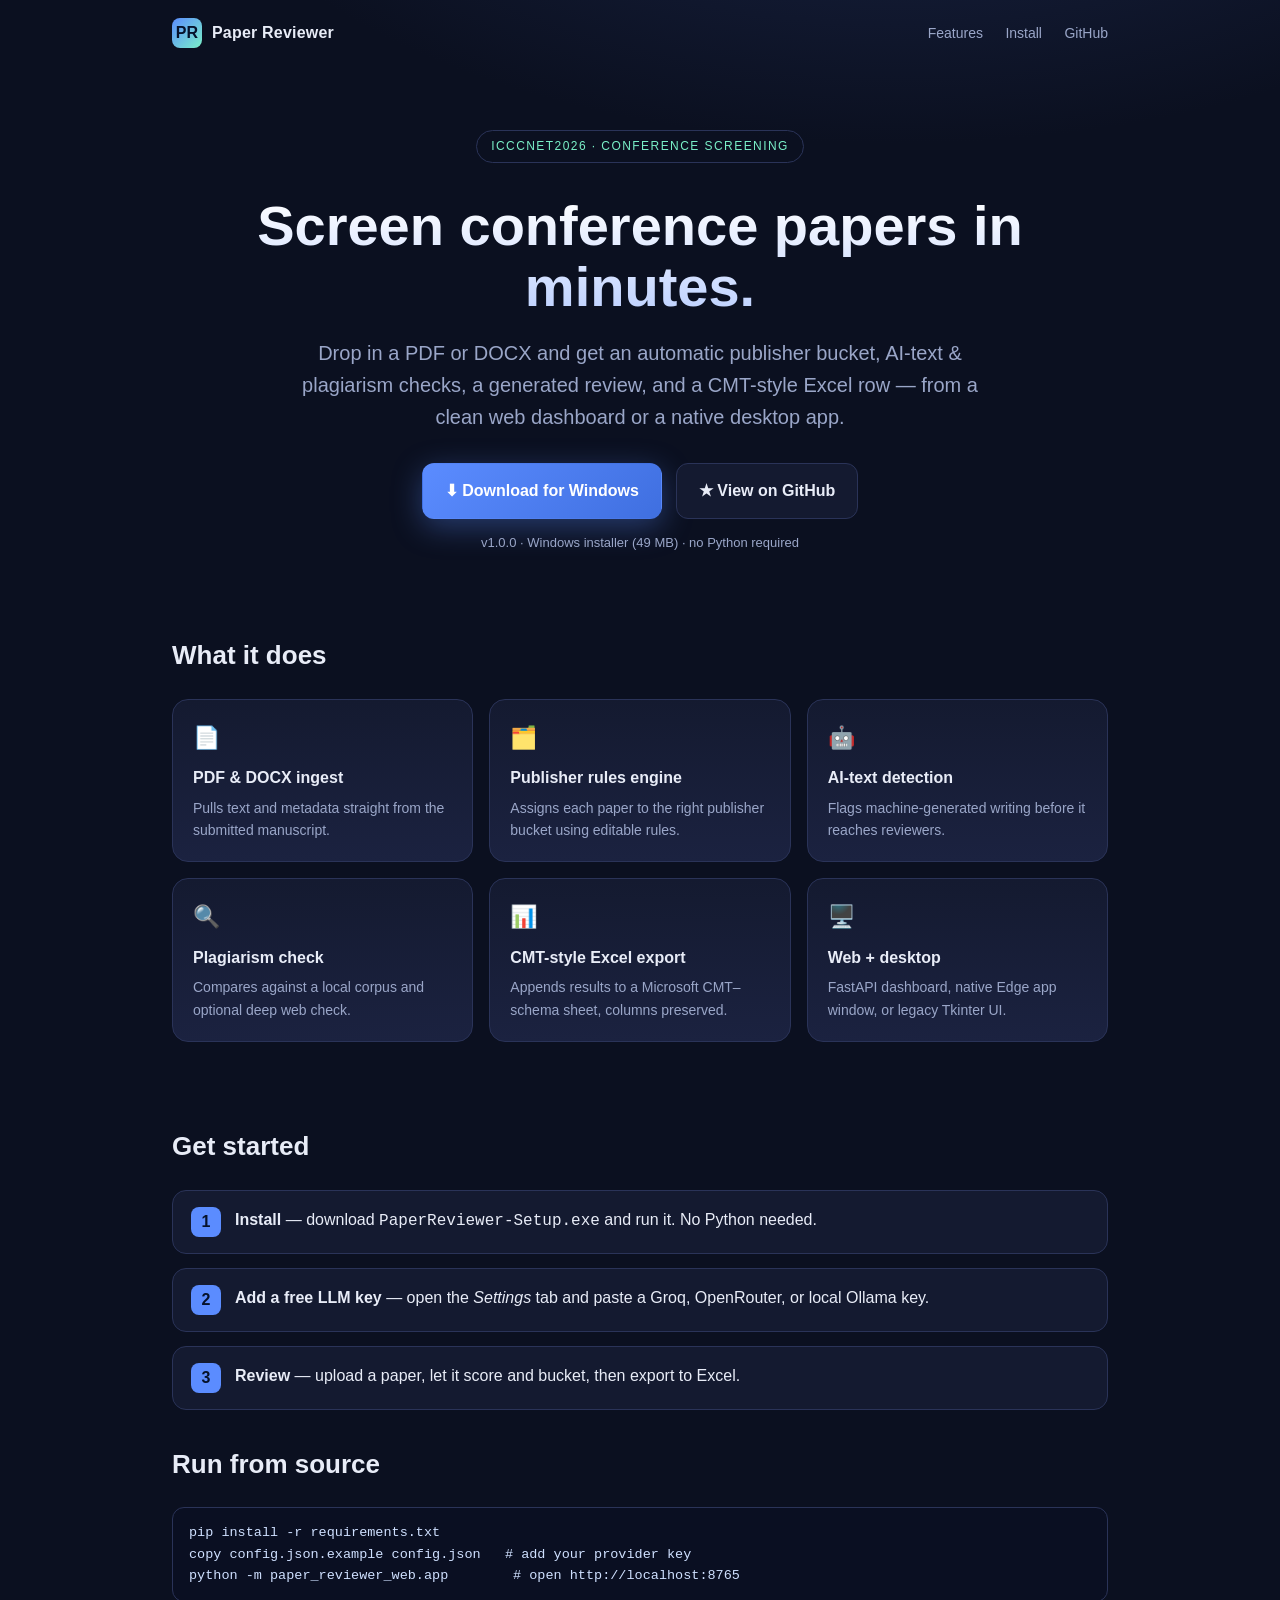
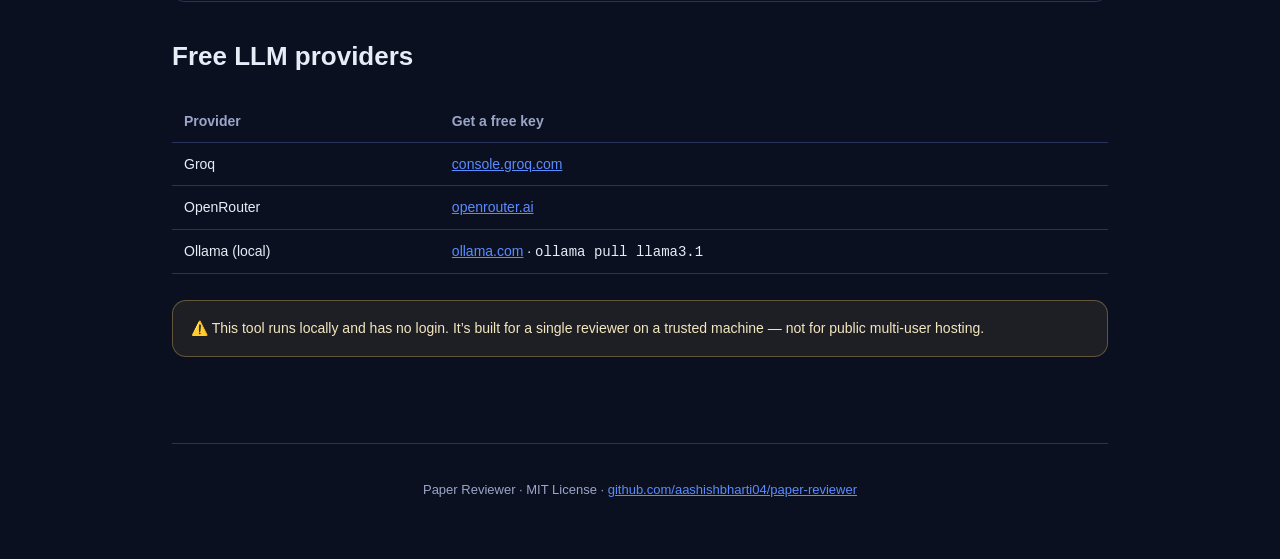
<file: docs/index.html>
<!DOCTYPE html>
<html lang="en">
<head>
<meta charset="UTF-8" />
<meta name="viewport" content="width=device-width, initial-scale=1.0" />
<title>Paper Reviewer — ICCCNet2026</title>
<meta name="description" content="Desktop / web tool for conference paper screening: PDF/DOCX ingest, publisher-bucket rules, AI-text + plagiarism checks, CMT-style Excel export." />
<style>
  :root{
    --bg:#0b1020; --panel:#141a30; --panel2:#1b2240; --line:#2a3358;
    --text:#e8ecf7; --muted:#9aa6c8; --brand:#5b8cff; --brand2:#7af0c8; --accent:#ffd166;
  }
  *{box-sizing:border-box}
  html{scroll-behavior:smooth}
  body{margin:0;font-family:-apple-system,BlinkMacSystemFont,"Segoe UI",Roboto,Helvetica,Arial,sans-serif;
       background:radial-gradient(1200px 600px at 70% -10%,#1a2547 0%,transparent 60%),var(--bg);
       color:var(--text);line-height:1.6}
  a{color:var(--brand)}
  .wrap{max-width:980px;margin:0 auto;padding:0 22px}
  header{padding:18px 0;display:flex;align-items:center;justify-content:space-between;gap:16px}
  .logo{display:flex;align-items:center;gap:10px;font-weight:700;letter-spacing:.2px}
  .logo .mark{width:30px;height:30px;border-radius:8px;background:linear-gradient(135deg,var(--brand),var(--brand2));
              display:grid;place-items:center;color:#06122b;font-weight:900}
  nav a{color:var(--muted);text-decoration:none;margin-left:18px;font-size:14px}
  nav a:hover{color:var(--text)}
  .hero{padding:64px 0 40px;text-align:center}
  .badge{display:inline-block;font-size:12px;letter-spacing:.12em;text-transform:uppercase;
         color:var(--brand2);border:1px solid var(--line);border-radius:999px;padding:6px 14px;margin-bottom:22px}
  h1{font-size:clamp(34px,6vw,56px);line-height:1.08;margin:.2em 0 .35em;
     background:linear-gradient(180deg,#fff,#bcd0ff);-webkit-background-clip:text;background-clip:text;color:transparent}
  .lead{font-size:clamp(16px,2.4vw,20px);color:var(--muted);max-width:680px;margin:0 auto 30px}
  .cta{display:flex;gap:14px;justify-content:center;flex-wrap:wrap}
  .btn{display:inline-flex;align-items:center;gap:9px;padding:14px 22px;border-radius:12px;
       font-weight:700;text-decoration:none;border:1px solid transparent;transition:.15s}
  .btn-primary{background:linear-gradient(135deg,var(--brand),#3f6fe0);color:#fff;box-shadow:0 8px 30px rgba(91,140,255,.35)}
  .btn-primary:hover{transform:translateY(-2px)}
  .btn-ghost{background:var(--panel);border-color:var(--line);color:var(--text)}
  .btn-ghost:hover{border-color:var(--brand)}
  .meta{margin-top:14px;color:var(--muted);font-size:13px}
  section{padding:42px 0}
  h2{font-size:26px;margin:0 0 22px}
  .grid{display:grid;grid-template-columns:repeat(auto-fit,minmax(230px,1fr));gap:16px}
  .card{background:linear-gradient(180deg,var(--panel),var(--panel2));border:1px solid var(--line);
        border-radius:16px;padding:20px}
  .card .ic{font-size:22px;margin-bottom:10px}
  .card h3{margin:0 0 6px;font-size:16px}
  .card p{margin:0;color:var(--muted);font-size:14px}
  .steps{counter-reset:s;display:grid;gap:14px}
  .step{display:flex;gap:14px;align-items:flex-start;background:var(--panel);border:1px solid var(--line);
        border-radius:14px;padding:16px 18px}
  .step .n{counter-increment:s;min-width:30px;height:30px;border-radius:8px;background:var(--brand);
           color:#06122b;font-weight:800;display:grid;place-items:center}
  .step .n::before{content:counter(s)}
  code,pre{font-family:ui-monospace,SFMono-Regular,Menlo,Consolas,monospace}
  pre{background:#0a0f22;border:1px solid var(--line);border-radius:12px;padding:14px 16px;overflow:auto;font-size:13.5px;color:#cfe0ff}
  table{width:100%;border-collapse:collapse;font-size:14px}
  th,td{text-align:left;padding:10px 12px;border-bottom:1px solid var(--line)}
  th{color:var(--muted);font-weight:600}
  .note{background:rgba(255,209,102,.08);border:1px solid rgba(255,209,102,.3);border-radius:14px;
        padding:16px 18px;color:#f4e6bf;font-size:14px}
  footer{padding:36px 0 60px;color:var(--muted);font-size:13px;text-align:center;border-top:1px solid var(--line);margin-top:30px}
</style>
</head>
<body>
<div class="wrap">
  <header>
    <div class="logo"><span class="mark">PR</span> Paper Reviewer</div>
    <nav>
      <a href="#features">Features</a>
      <a href="#install">Install</a>
      <a href="https://github.com/aashishbharti04/paper-reviewer">GitHub</a>
    </nav>
  </header>

  <div class="hero">
    <span class="badge">ICCCNet2026 · Conference Screening</span>
    <h1>Screen conference papers in minutes.</h1>
    <p class="lead">Drop in a PDF or DOCX and get an automatic publisher bucket, AI-text &amp;
       plagiarism checks, a generated review, and a CMT-style Excel row — from a clean web dashboard or a native desktop app.</p>
    <div class="cta">
      <a class="btn btn-primary" href="https://github.com/aashishbharti04/paper-reviewer/releases/latest/download/PaperReviewer-Setup.exe">⬇ Download for Windows</a>
      <a class="btn btn-ghost" href="https://github.com/aashishbharti04/paper-reviewer">★ View on GitHub</a>
    </div>
    <div class="meta">v1.0.0 · Windows installer (49 MB) · no Python required</div>
  </div>

  <section id="features">
    <h2>What it does</h2>
    <div class="grid">
      <div class="card"><div class="ic">📄</div><h3>PDF &amp; DOCX ingest</h3><p>Pulls text and metadata straight from the submitted manuscript.</p></div>
      <div class="card"><div class="ic">🗂️</div><h3>Publisher rules engine</h3><p>Assigns each paper to the right publisher bucket using editable rules.</p></div>
      <div class="card"><div class="ic">🤖</div><h3>AI-text detection</h3><p>Flags machine-generated writing before it reaches reviewers.</p></div>
      <div class="card"><div class="ic">🔍</div><h3>Plagiarism check</h3><p>Compares against a local corpus and optional deep web check.</p></div>
      <div class="card"><div class="ic">📊</div><h3>CMT-style Excel export</h3><p>Appends results to a Microsoft CMT–schema sheet, columns preserved.</p></div>
      <div class="card"><div class="ic">🖥️</div><h3>Web + desktop</h3><p>FastAPI dashboard, native Edge app window, or legacy Tkinter UI.</p></div>
    </div>
  </section>

  <section id="install">
    <h2>Get started</h2>
    <div class="steps">
      <div class="step"><span class="n"></span><div><strong>Install</strong> — download <code>PaperReviewer-Setup.exe</code> and run it. No Python needed.</div></div>
      <div class="step"><span class="n"></span><div><strong>Add a free LLM key</strong> — open the <em>Settings</em> tab and paste a Groq, OpenRouter, or local Ollama key.</div></div>
      <div class="step"><span class="n"></span><div><strong>Review</strong> — upload a paper, let it score and bucket, then export to Excel.</div></div>
    </div>

    <h2 style="margin-top:34px">Run from source</h2>
    <pre>pip install -r requirements.txt
copy config.json.example config.json   # add your provider key
python -m paper_reviewer_web.app        # open http://localhost:8765</pre>

    <h2 style="margin-top:34px">Free LLM providers</h2>
    <table>
      <tr><th>Provider</th><th>Get a free key</th></tr>
      <tr><td>Groq</td><td><a href="https://console.groq.com">console.groq.com</a></td></tr>
      <tr><td>OpenRouter</td><td><a href="https://openrouter.ai">openrouter.ai</a></td></tr>
      <tr><td>Ollama (local)</td><td><a href="https://ollama.com">ollama.com</a> · <code>ollama pull llama3.1</code></td></tr>
    </table>

    <p class="note" style="margin-top:26px">⚠️ This tool runs locally and has no login. It’s built for a single reviewer on a trusted machine — not for public multi-user hosting.</p>
  </section>

  <footer>
    Paper Reviewer · MIT License ·
    <a href="https://github.com/aashishbharti04/paper-reviewer">github.com/aashishbharti04/paper-reviewer</a>
  </footer>
</div>
</body>
</html>
</file>
